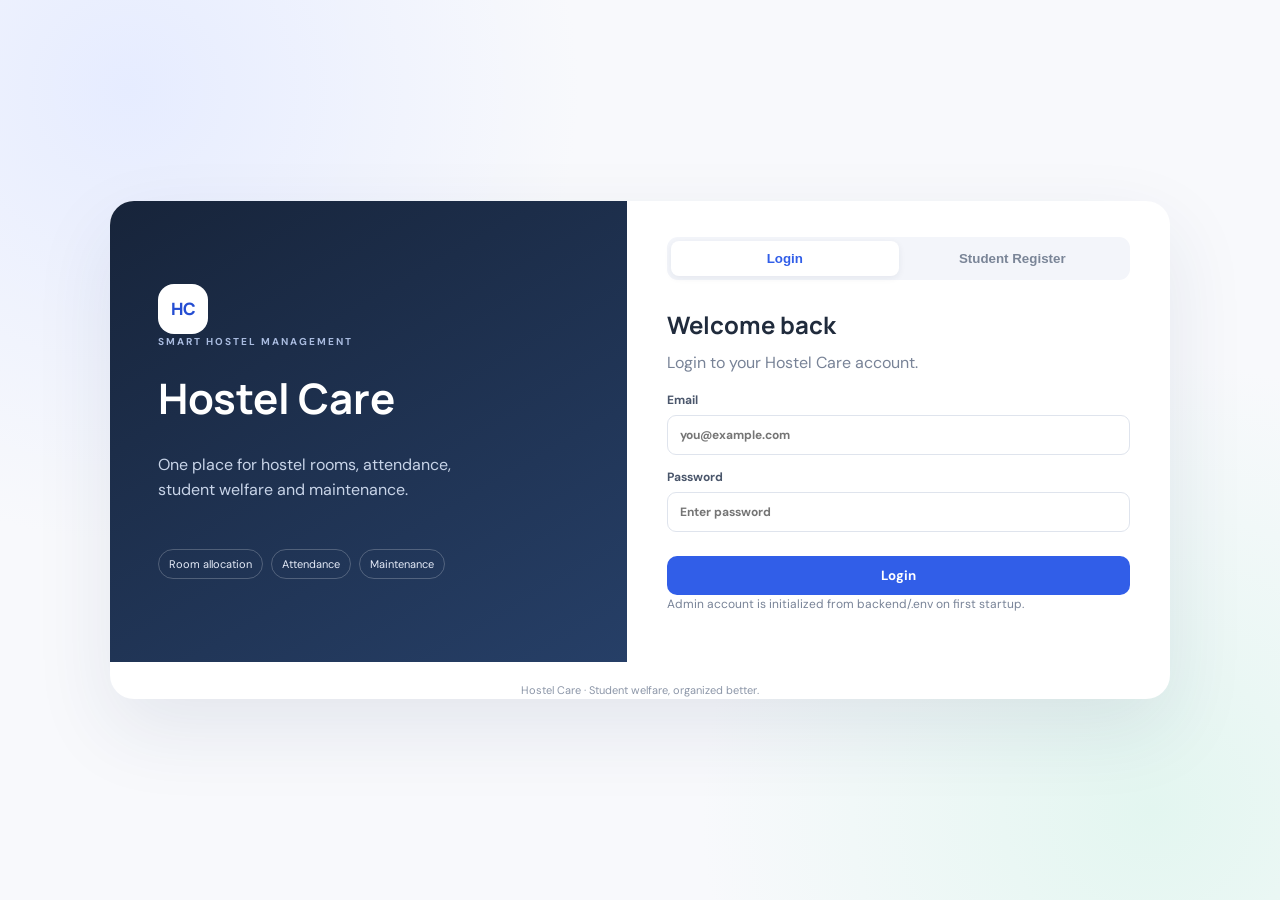
<file: frontend/index.html>
<!doctype html>
<html lang="en">
    <head>
        <meta charset="utf-8">
        <meta name="viewport" content="width=device-width,initial-scale=1">
        <title>Hostel Care | Login</title>
        <link rel="stylesheet" href="css/style.css">
    </head>
    <body class="auth-body">
        <main class="auth-wrap">
            <section class="auth-brand">
                <div class="brand-mark">HC</div>
                <p class="eyebrow">SMART HOSTEL MANAGEMENT</p>
                <h1>Hostel Care</h1>
                <p>One place for hostel rooms, attendance, student welfare and maintenance.</p>
                <div class="feature-pills">
                    <span>Room allocation</span>
                    <span>Attendance</span>
                    <span>Maintenance</span>
                </div>
            </section>
            <section class="auth-card">
                <div class="auth-tabs">
                    <button class="tab active" data-auth-tab="login">Login</button>
                    <button class="tab" data-auth-tab="register">Student Register</button>
                </div>
                <div id="message" class="message hidden"></div>
                <form id="login-form" class="auth-form">
                    <h2>Welcome back</h2>
                    <p class="muted">Login to your Hostel Care account.</p>
                    <label>Email<input type="email" name="email" required placeholder="you@example.com"></label>
                    <label>Password<input type="password" name="password" required minlength="8" placeholder="Enter password"></label>
                    <button class="btn primary full" type="submit">Login</button>
                    <p class="muted tiny">Admin account is initialized from backend/.env on first startup.</p>
                </form>
                <form id="register-form" class="auth-form hidden">
                    <h2>Student registration</h2>
                    <p class="muted">Students can self-register. Staff and admin accounts must be created by an admin.</p>
                    <div class="form-grid">
                        <label>Full name<input name="name" required></label>
                        <label>Student ID<input name="student_number" required placeholder="e.g. HC2026001"></label>
                        <label>Email<input type="email" name="email" required></label>
                        <label>Phone<input name="phone"></label>
                        <label>Password<input type="password" name="password" required minlength="8"></label>
                        <label>Department<input name="department" required placeholder="e.g. CSE"></label>
                        <label>Admission year<input type="number" name="admission_year" min="2000" max="2100" required></label>
                        <label>Current study year<input type="number" name="study_year" min="1" max="8" value="1" required></label>
                        <label>Guardian name<input name="guardian_name"></label>
                        <label>Guardian phone<input name="guardian_phone"></label>
                    </div>
                    <button class="btn primary full" type="submit">Create student account</button>
                </form>
            </section>
            <p class="auth-foot">Hostel Care · Student welfare, organized better.</p>
        </main>
        <script src="js/auth.js"></script>
    </body>
    </html>
</file>
<file: frontend/css/style.css>
@import url('https://fonts.googleapis.com/css2?family=DM+Sans:wght@400;500;600;700&family=Manrope:wght@400;500;600;700;800&display=swap');
:root{--navy:#17243a;--blue:#315ee8;--blue2:#e9efff;--ink:#202b3c;--muted:#788397;--line:#e7eaf0;--bg:#f5f7fb;--white:#fff;--green:#16865d;--red:#c44343;--amber:#a56a10;--shadow:0 10px 35px #1c2d4a0d}*{box-sizing:border-box}body{margin:0;font-family:'DM Sans',sans-serif;color:var(--ink);background:var(--bg)}h1,h2,h3{font-family:Manrope,sans-serif;margin:0 0 10px}p{line-height:1.55}.muted{color:var(--muted)}.tiny{font-size:12px}.eyebrow{font-size:10px;letter-spacing:2px;font-weight:700;color:#8793a9;margin:0 0 8px}.hidden{display:none!important}.btn{border:0;border-radius:10px;padding:11px 15px;font-weight:700;font-family:inherit;cursor:pointer;transition:.2s}.btn:hover{filter:brightness(.97);transform:translateY(-1px)}.primary{background:var(--blue);color:#fff}.secondary{background:#eef2f8;color:#33415a}.danger{background:#ffeded;color:#a72e2e}.success{background:#e5f8ef;color:#11764e}.full{width:100%;margin-top:10px}input,select,textarea{font:inherit;width:100%;padding:11px 12px;border:1px solid #dfe4ed;border-radius:9px;background:#fff;color:var(--ink);outline:none}input:focus,select:focus,textarea:focus{border-color:#7795f5;box-shadow:0 0 0 3px #315ee817}label{font-size:12px;font-weight:700;display:flex;flex-direction:column;gap:7px;color:#4a566b}textarea{min-height:90px;resize:vertical}.auth-body{min-height:100vh;display:grid;place-items:center;padding:30px;background:radial-gradient(circle at 10% 10%,#e6ecff,transparent 32%),radial-gradient(circle at 90% 90%,#e3f6f0,transparent 32%),#f8f9fc}.auth-wrap{width:min(1060px,100%);display:grid;grid-template-columns:1fr 1.05fr;background:#fff;border-radius:24px;overflow:hidden;box-shadow:0 30px 80px #25385b18}.auth-brand{padding:60px 48px;background:linear-gradient(150deg,#17243a,#263f67);color:#fff;display:flex;flex-direction:column;justify-content:center}.auth-brand h1{font-size:42px;margin-top:12px}.auth-brand p:not(.eyebrow){color:#c8d4e8;max-width:330px}.auth-brand .eyebrow{color:#a9bbdf}.brand-mark{width:50px;height:50px;border-radius:16px;background:#fff;color:#244dd2;display:grid;place-items:center;font-family:Manrope;font-weight:800;font-size:17px}.brand-mark.small{width:40px;height:40px;border-radius:12px;flex-shrink:0}.feature-pills{display:flex;gap:8px;flex-wrap:wrap;margin-top:30px}.feature-pills span{font-size:11px;border:1px solid #ffffff38;padding:7px 10px;border-radius:20px;color:#e5ebf8}.auth-card{padding:36px 40px}.auth-tabs{display:flex;background:#f3f5fa;border-radius:11px;padding:4px;margin-bottom:28px}.tab{border:0;background:transparent;border-radius:8px;padding:10px;flex:1;font-weight:700;color:#7a8597;cursor:pointer}.tab.active{background:#fff;color:var(--blue);box-shadow:0 2px 7px #192d4c12}.auth-form h2{font-size:24px}.auth-form>p{margin-top:0}.auth-form label{margin:14px 0}.form-grid{display:grid;grid-template-columns:1fr 1fr;gap:12px}.form-grid label{margin:0}.auth-foot{grid-column:1/-1;text-align:center;color:#8c96a8;font-size:11px;margin:20px 0 0}.message{padding:11px 13px;border-radius:9px;font-size:13px;margin-bottom:15px}.message.error{background:#fff0f0;color:#a62d2d}.message.ok{background:#e8f8ef;color:#14734d}.app-shell{min-height:100vh;display:flex}.sidebar{width:255px;flex-shrink:0;background:var(--navy);color:#fff;display:flex;flex-direction:column;padding:22px 14px;min-height:100vh}.side-brand{display:flex;align-items:center;gap:11px;color:#fff;text-decoration:none;padding:0 8px 25px;border-bottom:1px solid #ffffff1a}.side-brand b{display:block;font-family:Manrope;font-size:15px}.side-brand small{display:block;color:#aab7cc;font-size:11px;margin-top:4px}.profile-mini{display:flex;align-items:center;gap:10px;padding:20px 8px}.avatar{width:36px;height:36px;border-radius:50%;display:grid;place-items:center;background:#dce6ff;color:#254ecb;font-weight:800;font-size:12px}.profile-mini b{display:block;font-size:12px}.profile-mini small{display:block;color:#9eacc1;font-size:10px;margin-top:4px;text-transform:capitalize}.sidebar-nav{display:flex;flex-direction:column;gap:4px;flex:1}.nav-label{font-size:9px;letter-spacing:1.5px;color:#7f90aa;font-weight:800;padding:18px 12px 7px}.nav-item{display:flex;align-items:center;gap:12px;padding:11px 12px;border-radius:9px;color:#b7c3d5;font-size:12px;text-decoration:none;cursor:pointer;border:0;background:transparent;text-align:left;width:100%;font-family:inherit}.nav-item .nav-icon{width:20px;text-align:center;font-size:15px}.nav-item:hover{background:#ffffff0d;color:#fff}.nav-item.active{background:#315ee8;color:#fff;font-weight:700}.logout{margin-top:20px;background:#ffffff12;color:#d7e0ee;text-align:left}.main-area{flex:1;min-width:0;padding:0 34px;display:flex;flex-direction:column}.topbar{min-height:100px;display:flex;align-items:center;justify-content:space-between;border-bottom:1px solid var(--line);gap:15px}.topbar h1{font-size:26px;margin:0}.top-user{display:flex;align-items:center;gap:8px;color:#59667b;font-size:12px}.status-dot{width:8px;height:8px;border-radius:50%;background:#22a06b}.page-content{padding:26px 0;flex:1}.page-footer{border-top:1px solid var(--line);padding:16px 0;color:#9aa3b2;font-size:10px}.loading{color:var(--muted);padding:30px}.welcome{display:flex;align-items:center;justify-content:space-between;gap:20px;padding:25px 27px;background:linear-gradient(110deg,#e9efff,#f4f7ff);border:1px solid #e0e8ff;border-radius:16px;margin-bottom:22px}.welcome h2{font-size:21px;margin-bottom:5px}.welcome p{color:#6f7e97;margin:0;font-size:13px}.welcome-art{font-size:45px}.stats-grid{display:grid;grid-template-columns:repeat(4,minmax(0,1fr));gap:14px;margin-bottom:22px}.stat-card,.panel,.data-card{background:#fff;border:1px solid var(--line);border-radius:14px;padding:18px;box-shadow:var(--shadow)}.stat-card .stat-label{color:#8490a2;font-size:11px;font-weight:700}.stat-card .stat-value{font-family:Manrope;font-size:28px;font-weight:800;margin-top:10px}.stat-card .stat-icon{float:right;background:#edf1ff;color:#365ce3;border-radius:10px;padding:9px}.section-heading{display:flex;align-items:center;justify-content:space-between;gap:12px;margin:22px 0 13px}.section-heading h2{font-size:17px;margin:0}.section-heading p{font-size:12px;color:var(--muted);margin:5px 0 0}.panel{margin-bottom:16px}.panel h2,.panel h3{font-size:16px}.panel-header{display:flex;align-items:center;justify-content:space-between;gap:12px;margin-bottom:14px}.form-layout{display:grid;grid-template-columns:repeat(2,minmax(0,1fr));gap:14px}.form-layout .wide{grid-column:1/-1}.form-actions{display:flex;gap:10px;flex-wrap:wrap}.table-wrap{overflow-x:auto}table{border-collapse:collapse;width:100%;font-size:12px;min-width:650px}th{text-align:left;color:#8993a4;font-size:10px;text-transform:uppercase;letter-spacing:.5px;background:#f8f9fc}th,td{padding:12px 11px;border-bottom:1px solid #edf0f5;vertical-align:top}td{color:#4b586c}tr:last-child td{border-bottom:0}.badge{display:inline-flex;align-items:center;border-radius:20px;padding:5px 8px;font-size:10px;font-weight:800;background:#eef1f7;color:#68748a;white-space:nowrap}.badge.green{background:#e4f7ed;color:#168057}.badge.red{background:#ffeded;color:#b13c3c}.badge.amber{background:#fff4dc;color:#986312}.badge.blue{background:#e9efff;color:#3159d6}.inline-form{display:flex;gap:7px;align-items:center;flex-wrap:wrap}.inline-form select,.inline-form input{min-width:110px;width:auto;padding:8px;font-size:11px}.empty{padding:30px;text-align:center;color:#929bad;font-size:12px}.notice{border-left:3px solid var(--blue);padding:12px 14px;background:#f7f9ff;border-radius:0 9px 9px 0;margin-bottom:10px}.notice b{font-size:13px}.notice p{font-size:12px;color:#6c7890;margin:6px 0}.notice small{font-size:10px;color:#9aa3b1}.quick-grid{display:grid;grid-template-columns:repeat(3,minmax(0,1fr));gap:12px}.quick-card{border:1px solid var(--line);background:#fff;border-radius:12px;padding:17px;text-align:left;cursor:pointer}.quick-card:hover{border-color:#9db2ff;background:#fafbff}.quick-card .qicon{font-size:22px;margin-bottom:13px}.quick-card b{display:block;font-size:13px}.quick-card small{display:block;color:#8993a4;font-size:11px;margin-top:5px}.toast{position:fixed;right:25px;bottom:25px;max-width:380px;padding:14px 18px;border-radius:11px;background:#17243a;color:#fff;box-shadow:0 15px 40px #111b2e2a;font-size:13px;z-index:10}.toast.error{background:#a72e2e}.filter-row{display:flex;gap:10px;flex-wrap:wrap;margin-bottom:14px}.filter-row>*{max-width:220px}.two-col{display:grid;grid-template-columns:1fr 1fr;gap:16px}.small-note{font-size:11px;color:#8993a4}.mobile-menu{display:none}
@media(max-width:1000px){.sidebar{width:220px}.main-area{padding:0 22px}.stats-grid{grid-template-columns:repeat(2,minmax(0,1fr))}.quick-grid{grid-template-columns:repeat(2,minmax(0,1fr))}}@media(max-width:700px){.auth-wrap{grid-template-columns:1fr}.auth-brand{padding:30px}.auth-brand h1{font-size:32px}.auth-card{padding:25px 22px}.form-grid{grid-template-columns:1fr}.app-shell{display:block}.sidebar{width:100%;min-height:unset;padding:12px}.side-brand{padding-bottom:12px}.profile-mini{padding:12px 8px}.sidebar-nav{display:grid;grid-template-columns:repeat(2,minmax(0,1fr));max-height:250px;overflow:auto}.nav-label{grid-column:1/-1;padding:10px}.logout{margin-top:10px}.main-area{padding:0 15px}.topbar{min-height:80px}.topbar h1{font-size:21px}.top-user{display:none}.stats-grid{grid-template-columns:repeat(2,minmax(0,1fr));gap:9px}.stat-card{padding:13px}.stat-card .stat-value{font-size:23px}.welcome{padding:18px}.welcome-art{display:none}.form-layout,.two-col{grid-template-columns:1fr}.quick-grid{grid-template-columns:1fr 1fr}.page-content{padding:18px 0}}
</file>
